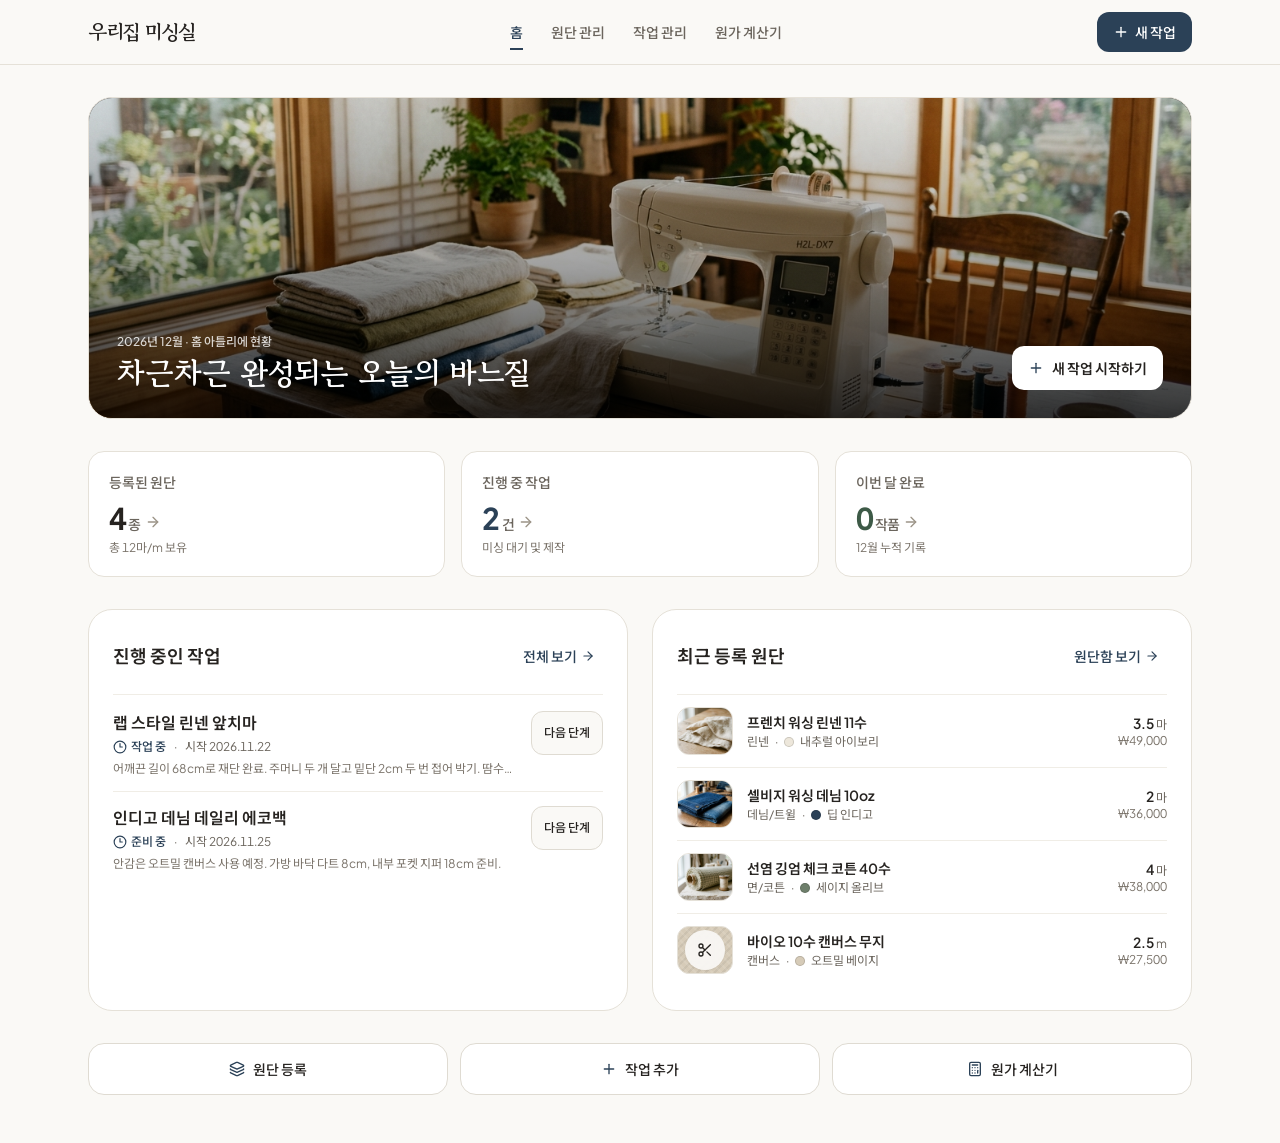
<file: missing/index.html>
<!doctype html>
<html lang="ko">
  <head>
    <meta charset="UTF-8" />
    <meta name="viewport" content="width=device-width, initial-scale=1.0, viewport-fit=cover" />
    <title>우리집 미싱실 — 공방 작업 관리</title>
    <meta
      name="description"
      content="원단 재고, 미싱 작업 진행 상황, 제작 원가를 한눈에 관리하는 따뜻한 공방 스타일 모바일 작업 관리 웹앱"
    />
    <meta property="og:title" content="우리집 미싱실 — 공방 작업 관리" />
    <meta
      property="og:description"
      content="원단 재고, 미싱 작업 진행 상황, 제작 원가를 한눈에 관리하는 따뜻한 공방 스타일 모바일 작업 관리 웹앱"
    />
    <meta property="og:type" content="website" />
    <meta name="twitter:card" content="summary_large_image" />
    <link rel="preconnect" href="https://fonts.googleapis.com" />
    <link rel="preconnect" href="https://fonts.gstatic.com" crossorigin />
    <link
      href="https://fonts.googleapis.com/css2?family=Gowun+Batang:wght@400;700&family=JetBrains+Mono:wght@400;500;600&family=Noto+Sans+KR:wght@400;500;600;700&family=Plus+Jakarta+Sans:wght@500;600;700&display=swap"
      rel="stylesheet"
    />
    <script type="module" crossorigin src="./assets/index-B4R01PmW.js"></script>
    <link rel="stylesheet" crossorigin href="./assets/index-DNWzey9y.css">
  </head>
  <body class="bg-[#FAF9F6] text-[#262320] antialiased selection:bg-[#2B4157]/15 selection:text-[#2B4157]">
    <div id="root"></div>
  </body>
</html>
</file>
<file: missing/assets/index-DNWzey9y.css>
/*! tailwindcss v4.3.5 | MIT License | https://tailwindcss.com */
@layer properties{@supports (((-webkit-hyphens:none)) and (not (margin-trim:block))) or ((-moz-orient:inline) and (not (color:rgb(from red r g b)))){*,:before,:after,::backdrop{--tw-translate-x:0;--tw-translate-y:0;--tw-translate-z:0;--tw-space-y-reverse:0;--tw-divide-y-reverse:0;--tw-border-style:solid;--tw-gradient-position:initial;--tw-gradient-from:#0000;--tw-gradient-via:#0000;--tw-gradient-to:#0000;--tw-gradient-stops:initial;--tw-gradient-via-stops:initial;--tw-gradient-from-position:0%;--tw-gradient-via-position:50%;--tw-gradient-to-position:100%;--tw-leading:initial;--tw-font-weight:initial;--tw-tracking:initial;--tw-ordinal:initial;--tw-slashed-zero:initial;--tw-numeric-figure:initial;--tw-numeric-spacing:initial;--tw-numeric-fraction:initial;--tw-shadow:0 0 #0000;--tw-shadow-color:initial;--tw-shadow-alpha:100%;--tw-inset-shadow:0 0 #0000;--tw-inset-shadow-color:initial;--tw-inset-shadow-alpha:100%;--tw-ring-color:initial;--tw-ring-shadow:0 0 #0000;--tw-inset-ring-color:initial;--tw-inset-ring-shadow:0 0 #0000;--tw-ring-inset:initial;--tw-ring-offset-width:0px;--tw-ring-offset-color:#fff;--tw-ring-offset-shadow:0 0 #0000;--tw-blur:initial;--tw-brightness:initial;--tw-contrast:initial;--tw-grayscale:initial;--tw-hue-rotate:initial;--tw-invert:initial;--tw-opacity:initial;--tw-saturate:initial;--tw-sepia:initial;--tw-drop-shadow:initial;--tw-drop-shadow-color:initial;--tw-drop-shadow-alpha:100%;--tw-drop-shadow-size:initial;--tw-backdrop-blur:initial;--tw-backdrop-brightness:initial;--tw-backdrop-contrast:initial;--tw-backdrop-grayscale:initial;--tw-backdrop-hue-rotate:initial;--tw-backdrop-invert:initial;--tw-backdrop-opacity:initial;--tw-backdrop-saturate:initial;--tw-backdrop-sepia:initial;--tw-duration:initial;--tw-outline-style:solid;--tw-scale-x:1;--tw-scale-y:1;--tw-scale-z:1}}}@layer theme{:root,:host{--font-sans:"Plus Jakarta Sans", "Noto Sans KR", -apple-system, BlinkMacSystemFont, sans-serif;--font-serif:"Gowun Batang", Georgia, serif;--font-mono:"JetBrains Mono", ui-monospace, SFMono-Regular, monospace;--color-black:#000;--color-white:#fff;--spacing:.25rem;--container-xs:20rem;--container-lg:32rem;--container-6xl:72rem;--text-xs:.75rem;--text-xs--line-height:calc(1 / .75);--text-sm:.875rem;--text-sm--line-height:calc(1.25 / .875);--text-base:1rem;--text-base--line-height:calc(1.5 / 1);--text-lg:1.125rem;--text-lg--line-height:calc(1.75 / 1.125);--text-xl:1.25rem;--text-xl--line-height:calc(1.75 / 1.25);--text-2xl:1.5rem;--text-2xl--line-height:calc(2 / 1.5);--text-3xl:1.875rem;--text-3xl--line-height:calc(2.25 / 1.875);--text-4xl:2.25rem;--text-4xl--line-height:calc(2.5 / 2.25);--font-weight-normal:400;--font-weight-medium:500;--font-weight-semibold:600;--font-weight-bold:700;--tracking-tight:-.025em;--leading-tight:1.25;--leading-relaxed:1.625;--radius-xl:.75rem;--radius-2xl:1rem;--radius-3xl:1.5rem;--blur-xs:4px;--blur-md:12px;--default-transition-duration:.15s;--default-transition-timing-function:cubic-bezier(.4, 0, .2, 1);--default-font-family:var(--font-sans);--default-mono-font-family:var(--font-mono)}}@layer base{*,:after,:before,::backdrop{box-sizing:border-box;border:0 solid;margin:0;padding:0}::file-selector-button{box-sizing:border-box;border:0 solid;margin:0;padding:0}html,:host{-webkit-text-size-adjust:100%;tab-size:4;line-height:1.5;font-family:var(--default-font-family,-apple-system, BlinkMacSystemFont, "Segoe UI", Roboto, "Helvetica Neue", "Noto Sans", Arial, sans-serif, "Apple Color Emoji", "Segoe UI Emoji", "Segoe UI Symbol", "Noto Color Emoji");font-feature-settings:var(--default-font-feature-settings,normal);font-variation-settings:var(--default-font-variation-settings,normal);-webkit-tap-highlight-color:transparent}hr{height:0;color:inherit;border-top-width:1px}abbr:where([title]){-webkit-text-decoration:underline dotted;text-decoration:underline dotted}h1,h2,h3,h4,h5,h6{font-size:inherit;font-weight:inherit}a{color:inherit;-webkit-text-decoration:inherit;-webkit-text-decoration:inherit;-webkit-text-decoration:inherit;-webkit-text-decoration:inherit;text-decoration:inherit}b,strong{font-weight:bolder}code,kbd,samp,pre{font-family:var(--default-mono-font-family,ui-monospace, SFMono-Regular, Menlo, Monaco, Consolas, "Liberation Mono", "Courier New", monospace);font-feature-settings:var(--default-mono-font-feature-settings,normal);font-variation-settings:var(--default-mono-font-variation-settings,normal);font-size:1em}small{font-size:80%}sub,sup{vertical-align:baseline;font-size:75%;line-height:0;position:relative}sub{bottom:-.25em}sup{top:-.5em}table{text-indent:0;border-color:inherit;border-collapse:collapse}:-moz-focusring:where(:not(iframe)){outline:auto}progress{vertical-align:baseline}summary{display:list-item}ol,ul,menu{list-style:none}img,svg,video,canvas,audio,iframe,embed,object{vertical-align:middle;display:block}img,video{max-width:100%;height:auto}button,input,select,optgroup,textarea{font:inherit;font-feature-settings:inherit;font-variation-settings:inherit;letter-spacing:inherit;color:inherit;opacity:1;background-color:#0000;border-radius:0}::file-selector-button{font:inherit;font-feature-settings:inherit;font-variation-settings:inherit;letter-spacing:inherit;color:inherit;opacity:1;background-color:#0000;border-radius:0}:where(select:is([multiple],[size])) optgroup{font-weight:bolder}:where(select:is([multiple],[size])) optgroup option{padding-inline-start:20px}::file-selector-button{margin-inline-end:4px}::placeholder{opacity:1}@supports (not ((-webkit-appearance:-apple-pay-button))) or (contain-intrinsic-size:1px){::placeholder{color:currentColor}@supports (color:color-mix(in lab, red, red)){::placeholder{color:color-mix(in oklab, currentcolor 50%, transparent)}}}textarea{resize:vertical}::-webkit-search-decoration{-webkit-appearance:none}::-webkit-date-and-time-value{min-height:1lh;text-align:inherit}::-webkit-datetime-edit{display:inline-flex}::-webkit-datetime-edit-fields-wrapper{padding:0}::-webkit-datetime-edit{padding-block:0}::-webkit-datetime-edit-year-field{padding-block:0}::-webkit-datetime-edit-month-field{padding-block:0}::-webkit-datetime-edit-day-field{padding-block:0}::-webkit-datetime-edit-hour-field{padding-block:0}::-webkit-datetime-edit-minute-field{padding-block:0}::-webkit-datetime-edit-second-field{padding-block:0}::-webkit-datetime-edit-millisecond-field{padding-block:0}::-webkit-datetime-edit-meridiem-field{padding-block:0}::-webkit-calendar-picker-indicator{line-height:1}:-moz-ui-invalid{box-shadow:none}button,input:where([type=button],[type=reset],[type=submit]){appearance:button}::file-selector-button{appearance:button}::-webkit-inner-spin-button{height:auto}::-webkit-outer-spin-button{height:auto}[hidden]:where(:not([hidden=until-found])){display:none!important}html{font-family:var(--font-sans);-webkit-tap-highlight-color:transparent}body{color:#262320;background-color:#faf9f6;overflow-x:hidden}}@layer components;@layer utilities{.pointer-events-none{pointer-events:none}.absolute{position:absolute}.fixed{position:fixed}.relative{position:relative}.sticky{position:sticky}.inset-0{inset:0}.inset-x-0{inset-inline:0}.top-0{top:0}.top-1\/2{top:50%}.right-0{right:0}.right-4{right:calc(var(--spacing) * 4)}.bottom-0{bottom:0}.left-0{left:0}.left-3\.5{left:calc(var(--spacing) * 3.5)}.z-10{z-index:10}.z-30{z-index:30}.z-40{z-index:40}.z-50{z-index:50}.col-span-2{grid-column:span 2/span 2}.mx-auto{margin-inline:auto}.mt-0\.5{margin-top:calc(var(--spacing) * .5)}.mt-1{margin-top:var(--spacing)}.mt-1\.5{margin-top:calc(var(--spacing) * 1.5)}.mt-2{margin-top:calc(var(--spacing) * 2)}.mt-3{margin-top:calc(var(--spacing) * 3)}.mt-4{margin-top:calc(var(--spacing) * 4)}.mt-5{margin-top:calc(var(--spacing) * 5)}.mb-1\.5{margin-bottom:calc(var(--spacing) * 1.5)}.mb-2{margin-bottom:calc(var(--spacing) * 2)}.ml-0\.5{margin-left:calc(var(--spacing) * .5)}.line-clamp-1{-webkit-line-clamp:1;-webkit-box-orient:vertical;display:-webkit-box;overflow:hidden}.block{display:block}.contents{display:contents}.flex{display:flex}.grid{display:grid}.hidden{display:none}.inline-block{display:inline-block}.inline-flex{display:inline-flex}.aspect-\[4\/3\]{aspect-ratio:4/3}.aspect-\[16\/9\]{aspect-ratio:16/9}.h-0\.5{height:calc(var(--spacing) * .5)}.h-1\.5{height:calc(var(--spacing) * 1.5)}.h-2{height:calc(var(--spacing) * 2)}.h-2\.5{height:calc(var(--spacing) * 2.5)}.h-3{height:calc(var(--spacing) * 3)}.h-3\.5{height:calc(var(--spacing) * 3.5)}.h-4{height:calc(var(--spacing) * 4)}.h-5{height:calc(var(--spacing) * 5)}.h-8{height:calc(var(--spacing) * 8)}.h-9{height:calc(var(--spacing) * 9)}.h-10{height:calc(var(--spacing) * 10)}.h-12{height:calc(var(--spacing) * 12)}.h-20{height:calc(var(--spacing) * 20)}.h-\[21px\]{height:21px}.h-\[46px\]{height:46px}.h-\[60px\]{height:60px}.h-full{height:100%}.max-h-\[90dvh\]{max-height:90dvh}.max-h-\[260px\]{max-height:260px}.min-h-\[36px\]{min-height:36px}.min-h-\[38px\]{min-height:38px}.min-h-\[40px\]{min-height:40px}.min-h-\[44px\]{min-height:44px}.min-h-\[46px\]{min-height:46px}.min-h-\[48px\]{min-height:48px}.min-h-\[50px\]{min-height:50px}.min-h-\[52px\]{min-height:52px}.min-h-\[68px\]{min-height:68px}.min-h-\[104px\]{min-height:104px}.min-h-dvh{min-height:100dvh}.w-2\.5{width:calc(var(--spacing) * 2.5)}.w-3{width:calc(var(--spacing) * 3)}.w-3\.5{width:calc(var(--spacing) * 3.5)}.w-4{width:calc(var(--spacing) * 4)}.w-5{width:calc(var(--spacing) * 5)}.w-8{width:calc(var(--spacing) * 8)}.w-9{width:calc(var(--spacing) * 9)}.w-10{width:calc(var(--spacing) * 10)}.w-14{width:calc(var(--spacing) * 14)}.w-24{width:calc(var(--spacing) * 24)}.w-\[21px\]{width:21px}.w-\[52px\]{width:52px}.w-fit{width:fit-content}.w-full{width:100%}.max-w-6xl{max-width:var(--container-6xl)}.max-w-lg{max-width:var(--container-lg)}.min-w-0{min-width:0}.min-w-\[44px\]{min-width:44px}.min-w-\[60px\]{min-width:60px}.flex-1{flex:1}.flex-\[2\]{flex:2}.shrink-0{flex-shrink:0}.-translate-y-1\/2{--tw-translate-y:calc(calc(1 / 2 * 100%) * -1);translate:var(--tw-translate-x) var(--tw-translate-y)}.cursor-pointer{cursor:pointer}.grid-cols-1{grid-template-columns:repeat(1,minmax(0,1fr))}.grid-cols-2{grid-template-columns:repeat(2,minmax(0,1fr))}.grid-cols-3{grid-template-columns:repeat(3,minmax(0,1fr))}.grid-cols-4{grid-template-columns:repeat(4,minmax(0,1fr))}.flex-col{flex-direction:column}.flex-wrap{flex-wrap:wrap}.items-baseline{align-items:baseline}.items-center{align-items:center}.items-end{align-items:flex-end}.items-start{align-items:flex-start}.justify-between{justify-content:space-between}.justify-center{justify-content:center}.justify-end{justify-content:flex-end}.gap-0\.5{gap:calc(var(--spacing) * .5)}.gap-1{gap:var(--spacing)}.gap-1\.5{gap:calc(var(--spacing) * 1.5)}.gap-2{gap:calc(var(--spacing) * 2)}.gap-2\.5{gap:calc(var(--spacing) * 2.5)}.gap-3{gap:calc(var(--spacing) * 3)}.gap-3\.5{gap:calc(var(--spacing) * 3.5)}.gap-4{gap:calc(var(--spacing) * 4)}.gap-6{gap:calc(var(--spacing) * 6)}.gap-7{gap:calc(var(--spacing) * 7)}.gap-8{gap:calc(var(--spacing) * 8)}:where(.space-y-1>:not(:last-child)){--tw-space-y-reverse:0;margin-block-start:calc(var(--spacing) * var(--tw-space-y-reverse));margin-block-end:calc(var(--spacing) * calc(1 - var(--tw-space-y-reverse)))}:where(.space-y-1\.5>:not(:last-child)){--tw-space-y-reverse:0;margin-block-start:calc(calc(var(--spacing) * 1.5) * var(--tw-space-y-reverse));margin-block-end:calc(calc(var(--spacing) * 1.5) * calc(1 - var(--tw-space-y-reverse)))}:where(.space-y-2>:not(:last-child)){--tw-space-y-reverse:0;margin-block-start:calc(calc(var(--spacing) * 2) * var(--tw-space-y-reverse));margin-block-end:calc(calc(var(--spacing) * 2) * calc(1 - var(--tw-space-y-reverse)))}:where(.space-y-2\.5>:not(:last-child)){--tw-space-y-reverse:0;margin-block-start:calc(calc(var(--spacing) * 2.5) * var(--tw-space-y-reverse));margin-block-end:calc(calc(var(--spacing) * 2.5) * calc(1 - var(--tw-space-y-reverse)))}:where(.space-y-3>:not(:last-child)){--tw-space-y-reverse:0;margin-block-start:calc(calc(var(--spacing) * 3) * var(--tw-space-y-reverse));margin-block-end:calc(calc(var(--spacing) * 3) * calc(1 - var(--tw-space-y-reverse)))}:where(.space-y-5>:not(:last-child)){--tw-space-y-reverse:0;margin-block-start:calc(calc(var(--spacing) * 5) * var(--tw-space-y-reverse));margin-block-end:calc(calc(var(--spacing) * 5) * calc(1 - var(--tw-space-y-reverse)))}:where(.space-y-6>:not(:last-child)){--tw-space-y-reverse:0;margin-block-start:calc(calc(var(--spacing) * 6) * var(--tw-space-y-reverse));margin-block-end:calc(calc(var(--spacing) * 6) * calc(1 - var(--tw-space-y-reverse)))}.gap-x-2{column-gap:calc(var(--spacing) * 2)}.gap-x-4{column-gap:calc(var(--spacing) * 4)}.gap-y-0\.5{row-gap:calc(var(--spacing) * .5)}.gap-y-1{row-gap:var(--spacing)}:where(.divide-y>:not(:last-child)){--tw-divide-y-reverse:0;border-bottom-style:var(--tw-border-style);border-top-style:var(--tw-border-style);border-top-width:calc(1px * var(--tw-divide-y-reverse));border-bottom-width:calc(1px * calc(1 - var(--tw-divide-y-reverse)))}:where(.divide-\[\#F0EDE6\]>:not(:last-child)){border-color:#f0ede6}.truncate{text-overflow:ellipsis;white-space:nowrap;overflow:hidden}.overflow-hidden{overflow:hidden}.overflow-x-auto{overflow-x:auto}.overflow-y-auto{overflow-y:auto}.rounded-2xl{border-radius:var(--radius-2xl)}.rounded-3xl{border-radius:var(--radius-3xl)}.rounded-full{border-radius:2147483647px}.rounded-xl{border-radius:var(--radius-xl)}.rounded-t-3xl{border-top-left-radius:var(--radius-3xl);border-top-right-radius:var(--radius-3xl)}.border{border-style:var(--tw-border-style);border-width:1px}.border-t{border-top-style:var(--tw-border-style);border-top-width:1px}.border-b{border-bottom-style:var(--tw-border-style);border-bottom-width:1px}.border-l{border-left-style:var(--tw-border-style);border-left-width:1px}.border-\[\#2B4157\]{border-color:#2b4157}.border-\[\#C9D6CD\]{border-color:#c9d6cd}.border-\[\#DFDBD2\]{border-color:#dfdbd2}.border-\[\#E5E1D8\]{border-color:#e5e1d8}.border-\[\#E7C2C3\]{border-color:#e7c2c3}.border-\[\#F0EDE6\]{border-color:#f0ede6}.border-black\/15{border-color:#00000026}@supports (color:color-mix(in lab, red, red)){.border-black\/15{border-color:color-mix(in oklab, var(--color-black) 15%, transparent)}}.bg-\[\#2B4157\]{background-color:#2b4157}.bg-\[\#2D2926\]{background-color:#2d2926}.bg-\[\#3D5A47\]{background-color:#3d5a47}.bg-\[\#7D9B86\]{background-color:#7d9b86}.bg-\[\#A8383B\]{background-color:#a8383b}.bg-\[\#C29348\]{background-color:#c29348}.bg-\[\#D6D0C4\]{background-color:#d6d0c4}.bg-\[\#EDE7DB\]{background-color:#ede7db}.bg-\[\#EFECE5\]{background-color:#efece5}.bg-\[\#F3F1EC\]{background-color:#f3f1ec}.bg-\[\#FAF9F6\]{background-color:#faf9f6}.bg-\[\#FAF9F6\]\/92{background-color:oklab(98.2049% -.000103533 .00410831/.92)}.bg-\[\#FAF9F6\]\/95{background-color:oklab(98.2049% -.000103533 .00410831/.95)}.bg-\[\#FDF2F2\]{background-color:#fdf2f2}.bg-black\/45{background-color:#00000073}@supports (color:color-mix(in lab, red, red)){.bg-black\/45{background-color:color-mix(in oklab, var(--color-black) 45%, transparent)}}.bg-white{background-color:var(--color-white)}.bg-white\/15{background-color:#ffffff26}@supports (color:color-mix(in lab, red, red)){.bg-white\/15{background-color:color-mix(in oklab, var(--color-white) 15%, transparent)}}.bg-white\/80{background-color:#fffc}@supports (color:color-mix(in lab, red, red)){.bg-white\/80{background-color:color-mix(in oklab, var(--color-white) 80%, transparent)}}.bg-gradient-to-br{--tw-gradient-position:to bottom right in oklab;background-image:linear-gradient(var(--tw-gradient-stops))}.bg-gradient-to-t{--tw-gradient-position:to top in oklab;background-image:linear-gradient(var(--tw-gradient-stops))}.from-\[\#3B3631\]{--tw-gradient-from:#3b3631;--tw-gradient-stops:var(--tw-gradient-via-stops,var(--tw-gradient-position), var(--tw-gradient-from) var(--tw-gradient-from-position), var(--tw-gradient-to) var(--tw-gradient-to-position))}.from-black\/80{--tw-gradient-from:#000c}@supports (color:color-mix(in lab, red, red)){.from-black\/80{--tw-gradient-from:color-mix(in oklab, var(--color-black) 80%, transparent)}}.from-black\/80{--tw-gradient-stops:var(--tw-gradient-via-stops,var(--tw-gradient-position), var(--tw-gradient-from) var(--tw-gradient-from-position), var(--tw-gradient-to) var(--tw-gradient-to-position))}.via-\[\#2D2926\]{--tw-gradient-via:#2d2926;--tw-gradient-via-stops:var(--tw-gradient-position), var(--tw-gradient-from) var(--tw-gradient-from-position), var(--tw-gradient-via) var(--tw-gradient-via-position), var(--tw-gradient-to) var(--tw-gradient-to-position);--tw-gradient-stops:var(--tw-gradient-via-stops)}.via-black\/35{--tw-gradient-via:#00000059}@supports (color:color-mix(in lab, red, red)){.via-black\/35{--tw-gradient-via:color-mix(in oklab, var(--color-black) 35%, transparent)}}.via-black\/35{--tw-gradient-via-stops:var(--tw-gradient-position), var(--tw-gradient-from) var(--tw-gradient-from-position), var(--tw-gradient-via) var(--tw-gradient-via-position), var(--tw-gradient-to) var(--tw-gradient-to-position);--tw-gradient-stops:var(--tw-gradient-via-stops)}.to-\[\#233240\]{--tw-gradient-to:#233240;--tw-gradient-stops:var(--tw-gradient-via-stops,var(--tw-gradient-position), var(--tw-gradient-from) var(--tw-gradient-from-position), var(--tw-gradient-to) var(--tw-gradient-to-position))}.to-black\/10{--tw-gradient-to:#0000001a}@supports (color:color-mix(in lab, red, red)){.to-black\/10{--tw-gradient-to:color-mix(in oklab, var(--color-black) 10%, transparent)}}.to-black\/10{--tw-gradient-stops:var(--tw-gradient-via-stops,var(--tw-gradient-position), var(--tw-gradient-from) var(--tw-gradient-from-position), var(--tw-gradient-to) var(--tw-gradient-to-position))}.object-cover{object-fit:cover}.p-1{padding:var(--spacing)}.p-3\.5{padding:calc(var(--spacing) * 3.5)}.p-4{padding:calc(var(--spacing) * 4)}.p-5{padding:calc(var(--spacing) * 5)}.px-1{padding-inline:var(--spacing)}.px-2{padding-inline:calc(var(--spacing) * 2)}.px-2\.5{padding-inline:calc(var(--spacing) * 2.5)}.px-3{padding-inline:calc(var(--spacing) * 3)}.px-3\.5{padding-inline:calc(var(--spacing) * 3.5)}.px-4{padding-inline:calc(var(--spacing) * 4)}.px-5{padding-inline:calc(var(--spacing) * 5)}.px-6{padding-inline:calc(var(--spacing) * 6)}.py-1\.5{padding-block:calc(var(--spacing) * 1.5)}.py-2{padding-block:calc(var(--spacing) * 2)}.py-2\.5{padding-block:calc(var(--spacing) * 2.5)}.py-3{padding-block:calc(var(--spacing) * 3)}.py-3\.5{padding-block:calc(var(--spacing) * 3.5)}.py-5{padding-block:calc(var(--spacing) * 5)}.py-10{padding-block:calc(var(--spacing) * 10)}.py-14{padding-block:calc(var(--spacing) * 14)}.pt-0\.5{padding-top:calc(var(--spacing) * .5)}.pt-1{padding-top:var(--spacing)}.pt-2\.5{padding-top:calc(var(--spacing) * 2.5)}.pt-3\.5{padding-top:calc(var(--spacing) * 3.5)}.pt-4{padding-top:calc(var(--spacing) * 4)}.pt-5{padding-top:calc(var(--spacing) * 5)}.pr-4{padding-right:calc(var(--spacing) * 4)}.pr-10{padding-right:calc(var(--spacing) * 10)}.pb-1{padding-bottom:var(--spacing)}.pb-4{padding-bottom:calc(var(--spacing) * 4)}.pb-24{padding-bottom:calc(var(--spacing) * 24)}.pl-4{padding-left:calc(var(--spacing) * 4)}.pl-10{padding-left:calc(var(--spacing) * 10)}.text-center{text-align:center}.text-left{text-align:left}.text-right{text-align:right}.text-2xl{font-size:var(--text-2xl);line-height:var(--tw-leading,var(--text-2xl--line-height))}.text-3xl{font-size:var(--text-3xl);line-height:var(--tw-leading,var(--text-3xl--line-height))}.text-base{font-size:var(--text-base);line-height:var(--tw-leading,var(--text-base--line-height))}.text-lg{font-size:var(--text-lg);line-height:var(--tw-leading,var(--text-lg--line-height))}.text-sm{font-size:var(--text-sm);line-height:var(--tw-leading,var(--text-sm--line-height))}.text-xl{font-size:var(--text-xl);line-height:var(--tw-leading,var(--text-xl--line-height))}.text-xs{font-size:var(--text-xs);line-height:var(--tw-leading,var(--text-xs--line-height))}.text-\[11px\]{font-size:11px}.leading-relaxed{--tw-leading:var(--leading-relaxed);line-height:var(--leading-relaxed)}.leading-tight{--tw-leading:var(--leading-tight);line-height:var(--leading-tight)}.font-bold{--tw-font-weight:var(--font-weight-bold);font-weight:var(--font-weight-bold)}.font-medium{--tw-font-weight:var(--font-weight-medium);font-weight:var(--font-weight-medium)}.font-normal{--tw-font-weight:var(--font-weight-normal);font-weight:var(--font-weight-normal)}.font-semibold{--tw-font-weight:var(--font-weight-semibold);font-weight:var(--font-weight-semibold)}.tracking-tight{--tw-tracking:var(--tracking-tight);letter-spacing:var(--tracking-tight)}.text-balance{text-wrap:balance}.whitespace-nowrap{white-space:nowrap}.whitespace-pre-line{white-space:pre-line}.text-\[\#2B4157\]{color:#2b4157}.text-\[\#3D5A47\]{color:#3d5a47}.text-\[\#4A453F\]{color:#4a453f}.text-\[\#6B655D\]{color:#6b655d}.text-\[\#7A5C43\]{color:#7a5c43}.text-\[\#7A736A\]{color:#7a736a}.text-\[\#8C6239\]{color:#8c6239}.text-\[\#9C9488\]{color:#9c9488}.text-\[\#524C46\]{color:#524c46}.text-\[\#756E65\]{color:#756e65}.text-\[\#262320\]{color:#262320}.text-\[\#A8383B\]{color:#a8383b}.text-white{color:var(--color-white)}.text-white\/75{color:#ffffffbf}@supports (color:color-mix(in lab, red, red)){.text-white\/75{color:color-mix(in oklab, var(--color-white) 75%, transparent)}}.text-white\/80{color:#fffc}@supports (color:color-mix(in lab, red, red)){.text-white\/80{color:color-mix(in oklab, var(--color-white) 80%, transparent)}}.tabular-nums{--tw-numeric-spacing:tabular-nums;font-variant-numeric:var(--tw-ordinal, ) var(--tw-slashed-zero, ) var(--tw-numeric-figure, ) var(--tw-numeric-spacing, ) var(--tw-numeric-fraction, )}.antialiased{-webkit-font-smoothing:antialiased;-moz-osx-font-smoothing:grayscale}.shadow-2xl{--tw-shadow:0 25px 50px -12px var(--tw-shadow-color,#00000040);box-shadow:var(--tw-inset-shadow), var(--tw-inset-ring-shadow), var(--tw-ring-offset-shadow), var(--tw-ring-shadow), var(--tw-shadow)}.shadow-xs{--tw-shadow:0 1px 2px 0 var(--tw-shadow-color,#0000000d);box-shadow:var(--tw-inset-shadow), var(--tw-inset-ring-shadow), var(--tw-ring-offset-shadow), var(--tw-ring-shadow), var(--tw-shadow)}.ring-2{--tw-ring-shadow:var(--tw-ring-inset, ) 0 0 0 calc(2px + var(--tw-ring-offset-width)) var(--tw-ring-color,currentcolor);box-shadow:var(--tw-inset-shadow), var(--tw-inset-ring-shadow), var(--tw-ring-offset-shadow), var(--tw-ring-shadow), var(--tw-shadow)}.ring-\[\#2B4157\]\/25{--tw-ring-color:oklab(36.7073% -.0167431 -.0441223/.25)}.ring-\[\#2B4157\]\/30{--tw-ring-color:oklab(36.7073% -.0167431 -.0441223/.3)}.filter{filter:var(--tw-blur, ) var(--tw-brightness, ) var(--tw-contrast, ) var(--tw-grayscale, ) var(--tw-hue-rotate, ) var(--tw-invert, ) var(--tw-saturate, ) var(--tw-sepia, ) var(--tw-drop-shadow, )}.backdrop-blur-\[2px\]{--tw-backdrop-blur:blur(2px);-webkit-backdrop-filter:var(--tw-backdrop-blur, ) var(--tw-backdrop-brightness, ) var(--tw-backdrop-contrast, ) var(--tw-backdrop-grayscale, ) var(--tw-backdrop-hue-rotate, ) var(--tw-backdrop-invert, ) var(--tw-backdrop-opacity, ) var(--tw-backdrop-saturate, ) var(--tw-backdrop-sepia, );backdrop-filter:var(--tw-backdrop-blur, ) var(--tw-backdrop-brightness, ) var(--tw-backdrop-contrast, ) var(--tw-backdrop-grayscale, ) var(--tw-backdrop-hue-rotate, ) var(--tw-backdrop-invert, ) var(--tw-backdrop-opacity, ) var(--tw-backdrop-saturate, ) var(--tw-backdrop-sepia, )}.backdrop-blur-md{--tw-backdrop-blur:blur(var(--blur-md));-webkit-backdrop-filter:var(--tw-backdrop-blur, ) var(--tw-backdrop-brightness, ) var(--tw-backdrop-contrast, ) var(--tw-backdrop-grayscale, ) var(--tw-backdrop-hue-rotate, ) var(--tw-backdrop-invert, ) var(--tw-backdrop-opacity, ) var(--tw-backdrop-saturate, ) var(--tw-backdrop-sepia, );backdrop-filter:var(--tw-backdrop-blur, ) var(--tw-backdrop-brightness, ) var(--tw-backdrop-contrast, ) var(--tw-backdrop-grayscale, ) var(--tw-backdrop-hue-rotate, ) var(--tw-backdrop-invert, ) var(--tw-backdrop-opacity, ) var(--tw-backdrop-saturate, ) var(--tw-backdrop-sepia, )}.backdrop-blur-xs{--tw-backdrop-blur:blur(var(--blur-xs));-webkit-backdrop-filter:var(--tw-backdrop-blur, ) var(--tw-backdrop-brightness, ) var(--tw-backdrop-contrast, ) var(--tw-backdrop-grayscale, ) var(--tw-backdrop-hue-rotate, ) var(--tw-backdrop-invert, ) var(--tw-backdrop-opacity, ) var(--tw-backdrop-saturate, ) var(--tw-backdrop-sepia, );backdrop-filter:var(--tw-backdrop-blur, ) var(--tw-backdrop-brightness, ) var(--tw-backdrop-contrast, ) var(--tw-backdrop-grayscale, ) var(--tw-backdrop-hue-rotate, ) var(--tw-backdrop-invert, ) var(--tw-backdrop-opacity, ) var(--tw-backdrop-saturate, ) var(--tw-backdrop-sepia, )}.transition-all{transition-property:all;transition-timing-function:var(--tw-ease,var(--default-transition-timing-function));transition-duration:var(--tw-duration,var(--default-transition-duration))}.transition-colors{transition-property:color,background-color,border-color,outline-color,text-decoration-color,fill,stroke,--tw-gradient-from,--tw-gradient-via,--tw-gradient-to;transition-timing-function:var(--tw-ease,var(--default-transition-timing-function));transition-duration:var(--tw-duration,var(--default-transition-duration))}.transition-opacity{transition-property:opacity;transition-timing-function:var(--tw-ease,var(--default-transition-timing-function));transition-duration:var(--tw-duration,var(--default-transition-duration))}.transition-transform{transition-property:transform,translate,scale,rotate;transition-timing-function:var(--tw-ease,var(--default-transition-timing-function));transition-duration:var(--tw-duration,var(--default-transition-duration))}.duration-200{--tw-duration:.2s;transition-duration:.2s}@media (hover:hover){:is(:where(.group):hover .group-hover\:translate-x-0\.5){--tw-translate-x:calc(var(--spacing) * .5);translate:var(--tw-translate-x) var(--tw-translate-y)}}.selection\:bg-\[\#2B4157\]\/15 ::selection{background-color:oklab(36.7073% -.0167431 -.0441223/.15)}.selection\:bg-\[\#2B4157\]\/15::selection{background-color:oklab(36.7073% -.0167431 -.0441223/.15)}.selection\:text-\[\#2B4157\] ::selection{color:#2b4157}.selection\:text-\[\#2B4157\]::selection{color:#2b4157}.placeholder\:text-\[\#9C9488\]::placeholder{color:#9c9488}.first\:pt-4:first-child{padding-top:calc(var(--spacing) * 4)}.last\:pb-1:last-child{padding-bottom:var(--spacing)}.focus-within\:border-\[\#2B4157\]:focus-within{border-color:#2b4157}@media (hover:hover){.hover\:border-\[\#2B4157\]:hover{border-color:#2b4157}.hover\:border-\[\#2B4157\]\/40:hover{border-color:oklab(36.7073% -.0167431 -.0441223/.4)}.hover\:border-\[\#2B4157\]\/50:hover{border-color:oklab(36.7073% -.0167431 -.0441223/.5)}.hover\:border-\[\#3D5A47\]\/40:hover{border-color:oklab(43.8601% -.0423908 .0195036/.4)}.hover\:border-\[\#B8B1A5\]:hover{border-color:#b8b1a5}.hover\:bg-\[\#2B4157\]:hover{background-color:#2b4157}.hover\:bg-\[\#8E2D30\]:hover{background-color:#8e2d30}.hover\:bg-\[\#213345\]:hover{background-color:#213345}.hover\:bg-\[\#EFECE5\]:hover{background-color:#efece5}.hover\:bg-\[\#F3F1EC\]:hover{background-color:#f3f1ec}.hover\:bg-\[\#FAF9F6\]:hover{background-color:#faf9f6}.hover\:bg-\[\#FDF2F2\]:hover{background-color:#fdf2f2}.hover\:text-\[\#2B4157\]:hover{color:#2b4157}.hover\:text-\[\#262320\]:hover{color:#262320}.hover\:text-\[\#A8383B\]:hover{color:#a8383b}.hover\:text-white:hover{color:var(--color-white)}.hover\:underline:hover{text-decoration-line:underline}.hover\:opacity-80:hover{opacity:.8}}.focus\:border-\[\#2B4157\]:focus{border-color:#2b4157}.focus\:border-\[\#3D5A47\]:focus{border-color:#3d5a47}.focus\:bg-white:focus{background-color:var(--color-white)}.focus\:outline-none:focus{--tw-outline-style:none;outline-style:none}.focus-visible\:outline-2:focus-visible{outline-style:var(--tw-outline-style);outline-width:2px}.focus-visible\:outline-offset-2:focus-visible{outline-offset:2px}.focus-visible\:outline-offset-4:focus-visible{outline-offset:4px}.focus-visible\:outline-\[\#2B4157\]:focus-visible{outline-color:#2b4157}.focus-visible\:outline-white:focus-visible{outline-color:var(--color-white)}.active\:scale-95:active{--tw-scale-x:95%;--tw-scale-y:95%;--tw-scale-z:95%;scale:var(--tw-scale-x) var(--tw-scale-y)}.active\:scale-\[0\.95\]:active{scale:.95}.active\:scale-\[0\.96\]:active{scale:.96}.active\:scale-\[0\.97\]:active{scale:.97}.active\:scale-\[0\.98\]:active{scale:.98}.active\:scale-\[0\.99\]:active{scale:.99}.disabled\:cursor-not-allowed:disabled{cursor:not-allowed}.disabled\:opacity-45:disabled{opacity:.45}@media (width>=40rem){.sm\:col-span-1{grid-column:span 1/span 1}.sm\:col-span-2{grid-column:span 2/span 2}.sm\:block{display:block}.sm\:max-h-\[300px\]{max-height:300px}.sm\:w-auto{width:auto}.sm\:max-w-xs{max-width:var(--container-xs)}.sm\:min-w-\[280px\]{min-width:280px}.sm\:grid-cols-2{grid-template-columns:repeat(2,minmax(0,1fr))}.sm\:grid-cols-3{grid-template-columns:repeat(3,minmax(0,1fr))}.sm\:flex-row{flex-direction:row}.sm\:items-center{align-items:center}.sm\:items-end{align-items:flex-end}.sm\:justify-between{justify-content:space-between}.sm\:gap-4{gap:calc(var(--spacing) * 4)}.sm\:p-5{padding:calc(var(--spacing) * 5)}.sm\:p-6{padding:calc(var(--spacing) * 6)}.sm\:text-2xl{font-size:var(--text-2xl);line-height:var(--tw-leading,var(--text-2xl--line-height))}.sm\:text-3xl{font-size:var(--text-3xl);line-height:var(--tw-leading,var(--text-3xl--line-height))}.sm\:text-4xl{font-size:var(--text-4xl);line-height:var(--tw-leading,var(--text-4xl--line-height))}.sm\:text-lg{font-size:var(--text-lg);line-height:var(--tw-leading,var(--text-lg--line-height))}.sm\:text-sm{font-size:var(--text-sm);line-height:var(--tw-leading,var(--text-sm--line-height))}.sm\:text-xs{font-size:var(--text-xs);line-height:var(--tw-leading,var(--text-xs--line-height))}}@media (width>=48rem){.md\:flex{display:flex}.md\:hidden{display:none}.md\:h-16{height:calc(var(--spacing) * 16)}.md\:max-h-\[85dvh\]{max-height:85dvh}.md\:max-h-\[320px\]{max-height:320px}.md\:min-h-\[40px\]{min-height:40px}.md\:max-w-lg{max-width:var(--container-lg)}.md\:items-center{align-items:center}:where(.md\:space-y-8>:not(:last-child)){--tw-space-y-reverse:0;margin-block-start:calc(calc(var(--spacing) * 8) * var(--tw-space-y-reverse));margin-block-end:calc(calc(var(--spacing) * 8) * calc(1 - var(--tw-space-y-reverse)))}.md\:rounded-3xl{border-radius:var(--radius-3xl)}.md\:p-6{padding:calc(var(--spacing) * 6)}.md\:p-7{padding:calc(var(--spacing) * 7)}.md\:px-4{padding-inline:calc(var(--spacing) * 4)}.md\:px-6{padding-inline:calc(var(--spacing) * 6)}.md\:py-4{padding-block:calc(var(--spacing) * 4)}.md\:pt-8{padding-top:calc(var(--spacing) * 8)}.md\:pb-12{padding-bottom:calc(var(--spacing) * 12)}.md\:text-3xl{font-size:var(--text-3xl);line-height:var(--tw-leading,var(--text-3xl--line-height))}.md\:text-base{font-size:var(--text-base);line-height:var(--tw-leading,var(--text-base--line-height))}.md\:text-lg{font-size:var(--text-lg);line-height:var(--tw-leading,var(--text-lg--line-height))}.md\:text-sm{font-size:var(--text-sm);line-height:var(--tw-leading,var(--text-sm--line-height))}.md\:text-xl{font-size:var(--text-xl);line-height:var(--tw-leading,var(--text-xl--line-height))}}@media (width>=64rem){.lg\:col-span-5{grid-column:span 5/span 5}.lg\:col-span-7{grid-column:span 7/span 7}.lg\:grid-cols-2{grid-template-columns:repeat(2,minmax(0,1fr))}.lg\:grid-cols-3{grid-template-columns:repeat(3,minmax(0,1fr))}.lg\:grid-cols-12{grid-template-columns:repeat(12,minmax(0,1fr))}}}.font-atelier-serif{font-family:var(--font-serif)}.tabular-nums{font-variant-numeric:tabular-nums}.pb-safe{padding-bottom:env(safe-area-inset-bottom,0px)}.no-scrollbar::-webkit-scrollbar{display:none}.no-scrollbar{-ms-overflow-style:none;scrollbar-width:none}@media (prefers-reduced-motion:reduce){*,:before,:after{scroll-behavior:auto!important;transition-duration:.01ms!important;animation-duration:.01ms!important;animation-iteration-count:1!important}}@property --tw-translate-x{syntax:"*";inherits:false;initial-value:0}@property --tw-translate-y{syntax:"*";inherits:false;initial-value:0}@property --tw-translate-z{syntax:"*";inherits:false;initial-value:0}@property --tw-space-y-reverse{syntax:"*";inherits:false;initial-value:0}@property --tw-divide-y-reverse{syntax:"*";inherits:false;initial-value:0}@property --tw-border-style{syntax:"*";inherits:false;initial-value:solid}@property --tw-gradient-position{syntax:"*";inherits:false}@property --tw-gradient-from{syntax:"<color>";inherits:false;initial-value:#0000}@property --tw-gradient-via{syntax:"<color>";inherits:false;initial-value:#0000}@property --tw-gradient-to{syntax:"<color>";inherits:false;initial-value:#0000}@property --tw-gradient-stops{syntax:"*";inherits:false}@property --tw-gradient-via-stops{syntax:"*";inherits:false}@property --tw-gradient-from-position{syntax:"<length-percentage>";inherits:false;initial-value:0%}@property --tw-gradient-via-position{syntax:"<length-percentage>";inherits:false;initial-value:50%}@property --tw-gradient-to-position{syntax:"<length-percentage>";inherits:false;initial-value:100%}@property --tw-leading{syntax:"*";inherits:false}@property --tw-font-weight{syntax:"*";inherits:false}@property --tw-tracking{syntax:"*";inherits:false}@property --tw-ordinal{syntax:"*";inherits:false}@property --tw-slashed-zero{syntax:"*";inherits:false}@property --tw-numeric-figure{syntax:"*";inherits:false}@property --tw-numeric-spacing{syntax:"*";inherits:false}@property --tw-numeric-fraction{syntax:"*";inherits:false}@property --tw-shadow{syntax:"*";inherits:false;initial-value:0 0 #0000}@property --tw-shadow-color{syntax:"*";inherits:false}@property --tw-shadow-alpha{syntax:"<percentage>";inherits:false;initial-value:100%}@property --tw-inset-shadow{syntax:"*";inherits:false;initial-value:0 0 #0000}@property --tw-inset-shadow-color{syntax:"*";inherits:false}@property --tw-inset-shadow-alpha{syntax:"<percentage>";inherits:false;initial-value:100%}@property --tw-ring-color{syntax:"*";inherits:false}@property --tw-ring-shadow{syntax:"*";inherits:false;initial-value:0 0 #0000}@property --tw-inset-ring-color{syntax:"*";inherits:false}@property --tw-inset-ring-shadow{syntax:"*";inherits:false;initial-value:0 0 #0000}@property --tw-ring-inset{syntax:"*";inherits:false}@property --tw-ring-offset-width{syntax:"<length>";inherits:false;initial-value:0}@property --tw-ring-offset-color{syntax:"*";inherits:false;initial-value:#fff}@property --tw-ring-offset-shadow{syntax:"*";inherits:false;initial-value:0 0 #0000}@property --tw-blur{syntax:"*";inherits:false}@property --tw-brightness{syntax:"*";inherits:false}@property --tw-contrast{syntax:"*";inherits:false}@property --tw-grayscale{syntax:"*";inherits:false}@property --tw-hue-rotate{syntax:"*";inherits:false}@property --tw-invert{syntax:"*";inherits:false}@property --tw-opacity{syntax:"*";inherits:false}@property --tw-saturate{syntax:"*";inherits:false}@property --tw-sepia{syntax:"*";inherits:false}@property --tw-drop-shadow{syntax:"*";inherits:false}@property --tw-drop-shadow-color{syntax:"*";inherits:false}@property --tw-drop-shadow-alpha{syntax:"<percentage>";inherits:false;initial-value:100%}@property --tw-drop-shadow-size{syntax:"*";inherits:false}@property --tw-backdrop-blur{syntax:"*";inherits:false}@property --tw-backdrop-brightness{syntax:"*";inherits:false}@property --tw-backdrop-contrast{syntax:"*";inherits:false}@property --tw-backdrop-grayscale{syntax:"*";inherits:false}@property --tw-backdrop-hue-rotate{syntax:"*";inherits:false}@property --tw-backdrop-invert{syntax:"*";inherits:false}@property --tw-backdrop-opacity{syntax:"*";inherits:false}@property --tw-backdrop-saturate{syntax:"*";inherits:false}@property --tw-backdrop-sepia{syntax:"*";inherits:false}@property --tw-duration{syntax:"*";inherits:false}@property --tw-outline-style{syntax:"*";inherits:false;initial-value:solid}@property --tw-scale-x{syntax:"*";inherits:false;initial-value:1}@property --tw-scale-y{syntax:"*";inherits:false;initial-value:1}@property --tw-scale-z{syntax:"*";inherits:false;initial-value:1}
</file>
